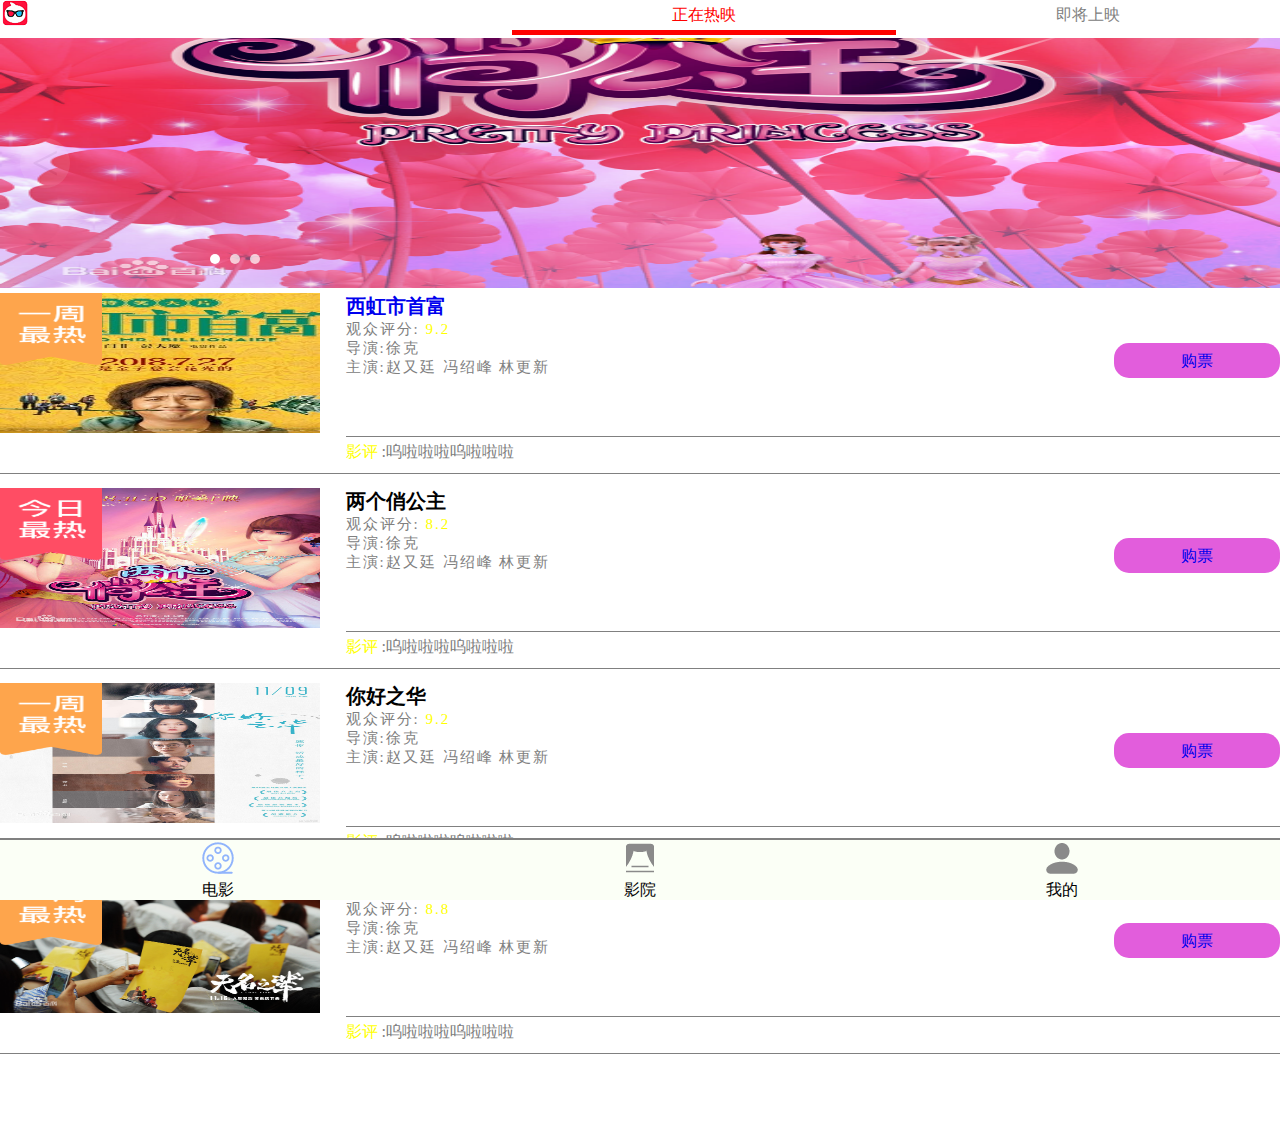
<file: wang-app/index.html>
<!DOCTYPE html>
<html>
<head lang="en">
    <meta charset="UTF-8">
    <title>test</title>
    <link rel="stylesheet" href="test01Style.css"/>
    <script src="jquery-3.3.1.js"></script>
</head>
<body>
<header>
    <div class="pic">
        <img src="image/logo.png" />
    </div>
    <nav>
        <ul>
            <li class="mess1">正在热映</li>
            <li class="mess2">即将上映</li>
        </ul>
    </nav>
</header>
<div class="banner">
    <div class="pica" id="first"><img src="image/l俏公主.png" class="bannerImg" /></div>
    <div class="pica"><img src="image/l的士速递.jpg" class="bannerImg" /></div>
    <div class="pica"><img src="image/l你好，之华.jpg" class="bannerImg"/></div>
    <div class="bannerright">&gt;</div>
    <div class="bannerleft">&lt;</div>
</div>
<div class="point"></div>
<div class="center">
    <!--每个电影信息-->
    <div class="movie">
        <div class="top">
            <div class="left">
                <img src="image/apic1.jpg" alt="" class="pic1">
            </div>
            <div class="tip">
                <img src="image/c一周最热.png" alt="" class="tippic"/>
            </div>
            <div class="center2">

                    <span class="title">
                        <a href="page1.html">西虹市首富</a>
                     <br/>
                    </span>


                <span class="tx">
                    观众评分:
                    <span class="grade">9.2</span>  <br/>
                    导演:徐克 <br/>
                    主演:赵又廷 冯绍峰 林更新 <br/>
                </span>
            </div>
            <div class="right">
                <div class="pay">
                    <a href="test06.html">购票</a>
                </div>
                <!--<img src="image2/button.png" alt="" class="pic2"/>-->
            </div>
        </div>
        <div class="bottom">
            <div class="text">
                <span class="pinglun">影评</span>
                <span class="text2">:呜啦啦啦呜啦啦啦</span>
            </div>
        </div>
    </div>
</div>
<div class="center">
    <!--每个电影信息-->
    <div class="movie">
        <div class="top">
            <div class="left">
                <img src="image/a两个俏公主.jpg" alt="" class="pic1">
            </div>
            <div class="tip">
                <img src="image/c今日最热.png" alt="" class="tippic"/>
            </div>
            <div class="center2">
                <span class="title">
                    两个俏公主 <br/>
                </span>
                <span class="tx">
                    观众评分:
                    <span class="grade">8.2</span>  <br/>
                    导演:徐克 <br/>
                    主演:赵又廷 冯绍峰 林更新 <br/>
                </span>
            </div>
            <div class="right">
                <div class="pay">
                    <a href="buy.html">购票</a>
                </div>
                <!--<img src="image2/button.png" alt="" class="pic2"/>-->
            </div>
        </div>
        <div class="bottom">
            <div class="text">
                <span class="pinglun">影评</span>
                <span class="text2">:呜啦啦啦呜啦啦啦</span>
            </div>
        </div>
    </div>
</div>
<div class="center">
    <!--每个电影信息-->
    <div class="movie">
        <div class="top">
            <div class="left">
                <img src="image/a你好，之华.jpg" alt="" class="pic1">
            </div>
            <div class="tip">
                <img src="image/c一周最热.png" alt="" class="tippic"/>
            </div>
            <div class="center2">
                <span class="title">
                    你好之华 <br/>
                </span>
                <span class="tx">
                    观众评分:
                    <span class="grade">9.2</span>  <br/>
                    导演:徐克 <br/>
                    主演:赵又廷 冯绍峰 林更新 <br/>
                </span>
            </div>
            <div class="right">
                <div class="pay">
                    <a href="buy.html">购票</a>
                </div>
                <!--<img src="image2/button.png" alt="" class="pic2"/>-->
            </div>
        </div>
        <div class="bottom">
            <div class="text">
                <span class="pinglun">影评</span>
                <span class="text2">:呜啦啦啦呜啦啦啦</span>
            </div>
        </div>
    </div>
</div>

<div class="lastcenter">
    <!--每个电影信息-->
    <div class="movie">
        <div class="top">
            <div class="left">
                <img src="image/a无名之辈.jpg" alt="" class="pic1">
            </div>
            <div class="tip">
                <img src="image/c一周最热.png" alt="" class="tippic"/>
            </div>
            <div class="center2">
                <span class="title">
                    无名之辈 <br/>
                </span>
                <span class="tx">
                    观众评分:
                    <span class="grade">8.8</span>  <br/>
                    导演:徐克 <br/>
                    主演:赵又廷 冯绍峰 林更新 <br/>
                </span>
            </div>
            <div class="right">
                <div class="pay">
                    <a href="buy.html">购票</a>
                </div>
                <!--<img src="image2/button.png" alt="" class="pic2"/>-->
            </div>
        </div>
        <div class="bottom">
            <div class="text">
                <span class="pinglun">影评</span>
                <span class="text2">:呜啦啦啦呜啦啦啦</span>
            </div>
        </div>
    </div>
</div>
<footer class="foot">
    <div class="left1">
       <img src="image/c1.png" alt=""/> <br/>
        电影
    </div>
    <div class="mid1">
        <a href="test06.html"><img src="image/c22.png" alt=""/></a>
         <br/>
        影院
    </div>
    <div class="right1">
        <img src="image/c3.png" alt=""/> <br/>
        我的
    </div>
</footer>
<script>
    $(function () {
        $(".eachpoint").eq(0).css("opacity","1").siblings(".eachpoint").css("opacity","0.7");
    })
    var count = 0;
    var timeid;
    timeid=setInterval(function () {
        count++;
        if(count==$(".pica").length){
            count = 0;
        }
        $(".pica").eq(count).fadeIn().siblings(".pica").fadeOut();
        $(".eachpoint").eq(count).css("opacity","1").siblings(".eachpoint").css("opacity","0.7");
    },5000)
    $(".bannerright").click(function () {
        clearInterval(timeid);
        count++;
        if(count==$(".pica").length){
            count = 0;
        }
        $(".pica").eq(count).stop().fadeIn().siblings(".pica").fadeOut();
        $(".eachpoint").eq(count).css("opacity","1").siblings(".eachpoint").css("opacity","0.7");
    })
    $(".bannerleft").click(function () {
        clearInterval(timeid);
        count--;
        if(count==-1){
            count = 2;
        }
        $(".pica").eq(count).stop().fadeIn().siblings(".pica").fadeOut();
        $(".eachpoint").eq(count).css("opacity","1").siblings(".eachpoint").css("opacity","0.7");
    })
    /*hover两个参数 第一个是鼠标放入执行的函数 第二个是鼠标出去时执行的函数*/
    $(".pica").hover(function () {
        clearInterval(timeid);
    }, function () {
        timeid=setInterval(function () {
            count++;
            if(count==$(".pica").length){
                count = 0;
            }
            $(".pica").eq(count).stop().fadeIn().siblings(".pica").fadeOut();
            $(".eachpoint").eq(count).css("opacity","1").siblings(".eachpoint").css("opacity","0.7");
        },5000)
    });
    for(var i=0;i<$(".pica").length;i++){
        $("<span class='eachpoint'></span>").appendTo(".point");
    }

</script>
</body>
</html>
</file>
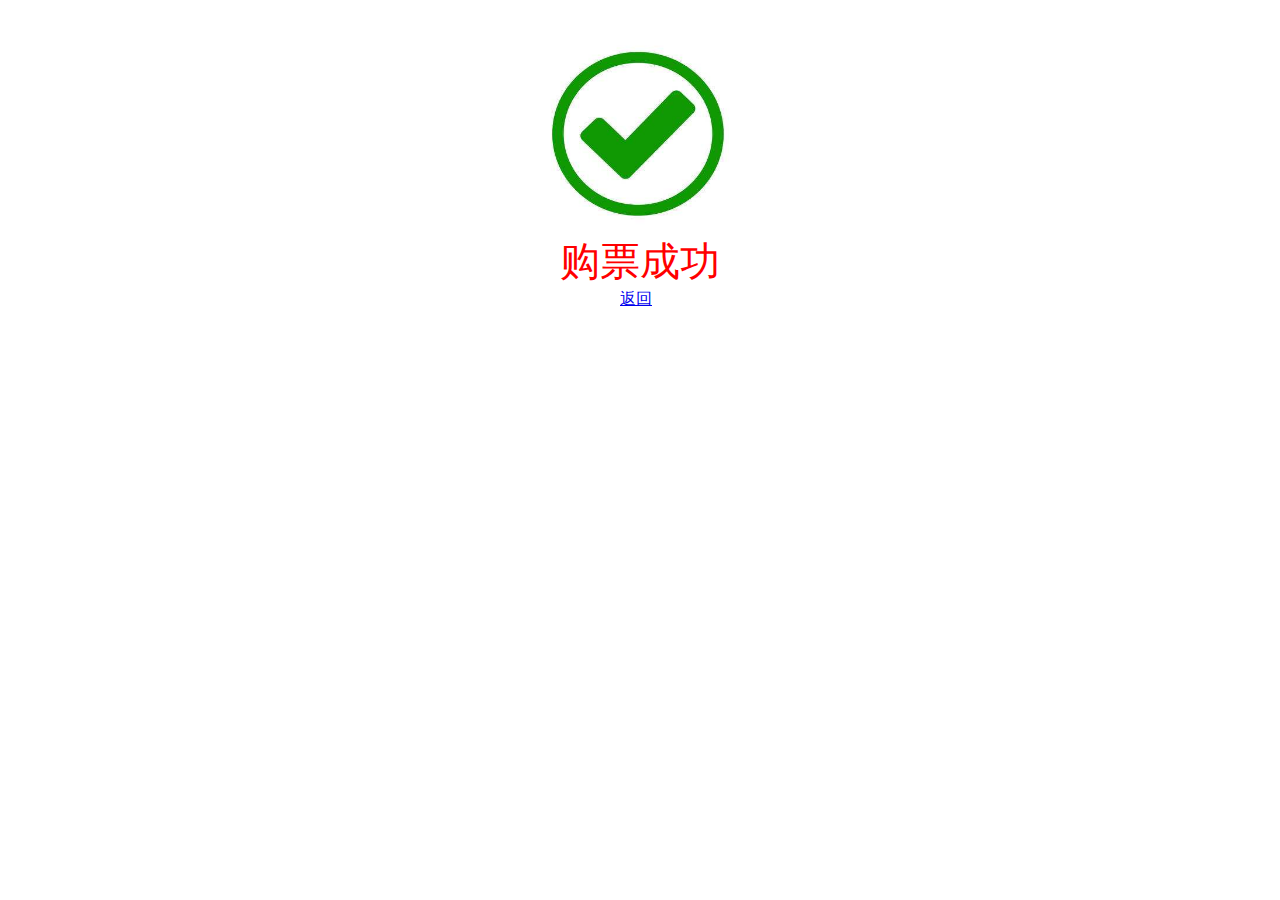
<file: wang-app/buy.html>
<!DOCTYPE html>
<html>
<head lang="en">
    <meta charset="UTF-8">
    <meta http-equiv="refresh" content="1;url=index.html">
    <title></title>
    <link rel="stylesheet" href="testbuy.css"/>
</head>
<body>
<div class="buy">
    <img src="image/yes.png" alt="" class="buyImg"/> <br/>
    <span class="text">购票成功</span>
    <span class="back">
        <a href="index.html">返回</a>
    </span>
</div>
</body>
</html>
</file>
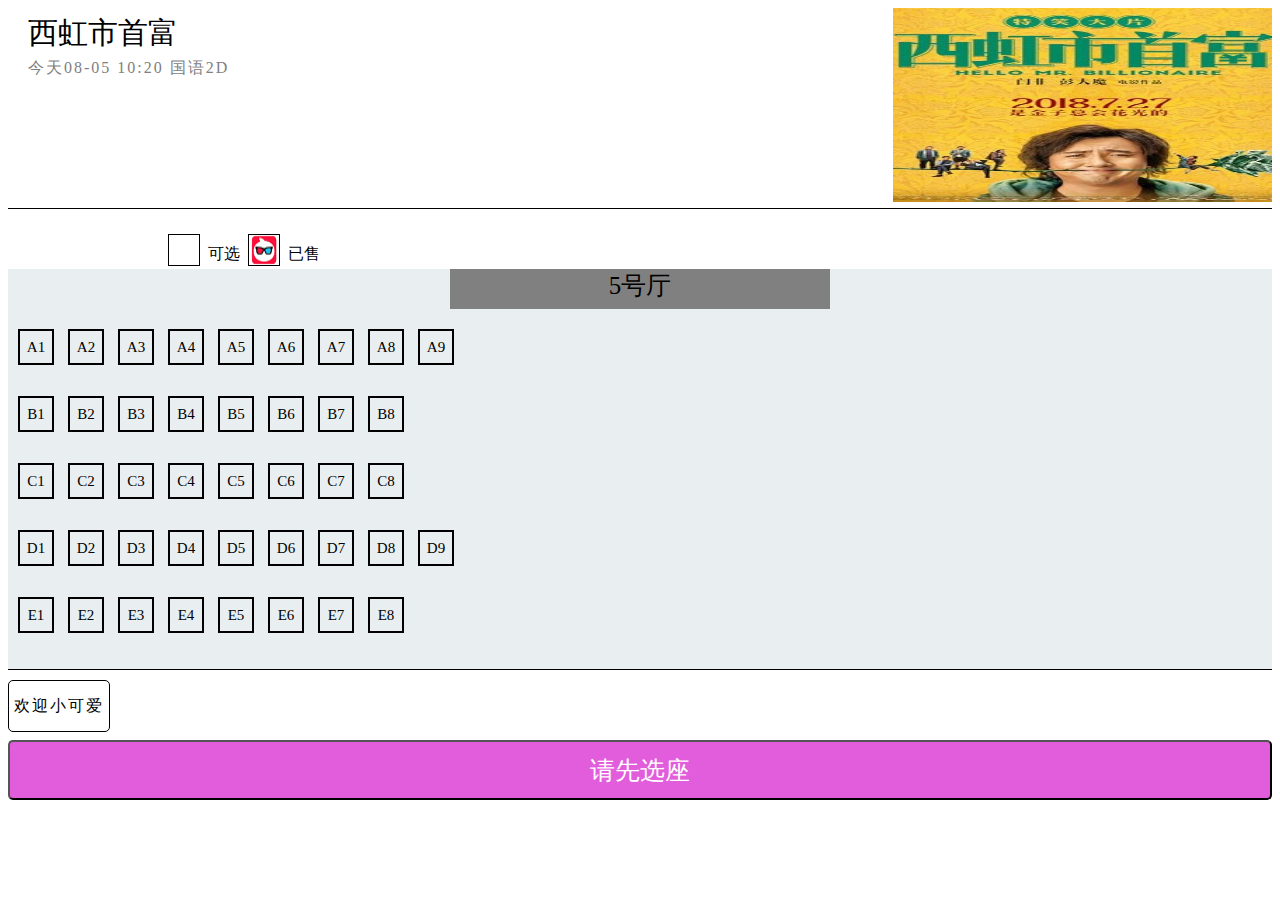
<file: wang-app/test05.html>
<!DOCTYPE html>
<html>
<head lang="en">
    <meta charset="UTF-8">
    <title></title>
    <link rel="stylesheet" href="test05Style.css"/>
    <script src="jquery-3.3.1.js"></script>
</head>
<body>
<div class="head">
    <div class="text1">
        <span class="text2">西虹市首富</span> <br/>
        <span class="text3">今天08-05 10:20 国语2D</span>
    </div>
    <div class="pic"><img src="image/apic1.jpg" alt="" class="pic1"/></div>
</div>
<div class="test">
    <span class="test1"></span>
    <span class="test2">可选</span>
    <span class="test3"><img src="image/logo.png" alt="" class="logo"/></span>
    <span class="test4">已售</span>
</div>
<div class="center">
    <span class="top">5号厅</span>
    <div class="seat">
        <span class="seat1">A1</span>
        <span class="seat1">A2</span>
        <span class="seat1">A3</span>
        <span class="seat1">A4</span>
        <span class="seat1">A5</span>
        <span class="seat1">A6</span>
        <span class="seat1">A7</span>
        <span class="seat1">A8</span>
        <span class="seat1">A9</span>

    </div>
    <div class="seat">
        <span class="seat1">B1</span>
        <span class="seat1">B2</span>
        <span class="seat1">B3</span>
        <span class="seat1">B4</span>
        <span class="seat1">B5</span>
        <span class="seat1">B6</span>
        <span class="seat1">B7</span>
        <span class="seat1">B8</span>
    </div>
    <div class="seat">
        <span class="seat1">C1</span>
        <span class="seat1">C2</span>
        <span class="seat1">C3</span>
        <span class="seat1">C4</span>
        <span class="seat1">C5</span>
        <span class="seat1">C6</span>
        <span class="seat1">C7</span>
        <span class="seat1">C8</span>
    </div>
    <div class="seat">
        <span class="seat1">D1</span>
        <span class="seat1">D2</span>
        <span class="seat1">D3</span>
        <span class="seat1">D4</span>
        <span class="seat1">D5</span>
        <span class="seat1">D6</span>
        <span class="seat1">D7</span>
        <span class="seat1">D8</span>
        <span class="seat1">D9</span>

    </div>
    <div class="seat">
        <span class="seat1">E1</span>
        <span class="seat1">E2</span>
        <span class="seat1">E3</span>
        <span class="seat1">E4</span>
        <span class="seat1">E5</span>
        <span class="seat1">E6</span>
        <span class="seat1">E7</span>
        <span class="seat1">E8</span>
    </div>
</div>
<div class="bottom">
    <span class="welcome">欢迎小可爱</span>
</div>
<footer class="foot">
    <!--<a href="buy.html" class="chao">-->
        <input type="submit" value="请先选座" class="button"/>
   <!-- </a>-->
</footer>
<script>
    $(function(){
        var a = 0;
        var b = 0;
        $(".seat1").click(function(){
            /*css方法两个参数 第一个要改变的属性名 第二个是改变的属性值*/
            var image=$(this).css("background-image");
            if(image=="none"){
                $(this).css("background-image","url('image/logo.png')");
                /*$(this).text("");*/
                a = a + 1;
                b = a * 29;
                $(".button").css("opacity","0.5");
                $(".button").val("一共选了"+a+"张票,一共需要"+b+"元")
                $(this).css("color","transparent");
            }
            else {
                $(this).css("background-image","none");
                a = a - 1;
                b = a * 29;
                $(".button").val("一共选了"+a+"张票,一共需要"+b+"元");
                $(this).css("color","black");
            }
            if(a==0){
                $(".button").val("请先选座");
                $(".button").css("opacity","1");
            }
        });
        $(".button").click(function(){
            if(a==0){
                var c = $(".button").val();
                alert(c);
            }
            else{
                var d = $(".button").val();
                alert("请支付"+b+"元");
                location.href="buy.html";
            }
        });
    })
</script>
</body>
</html>
</file>
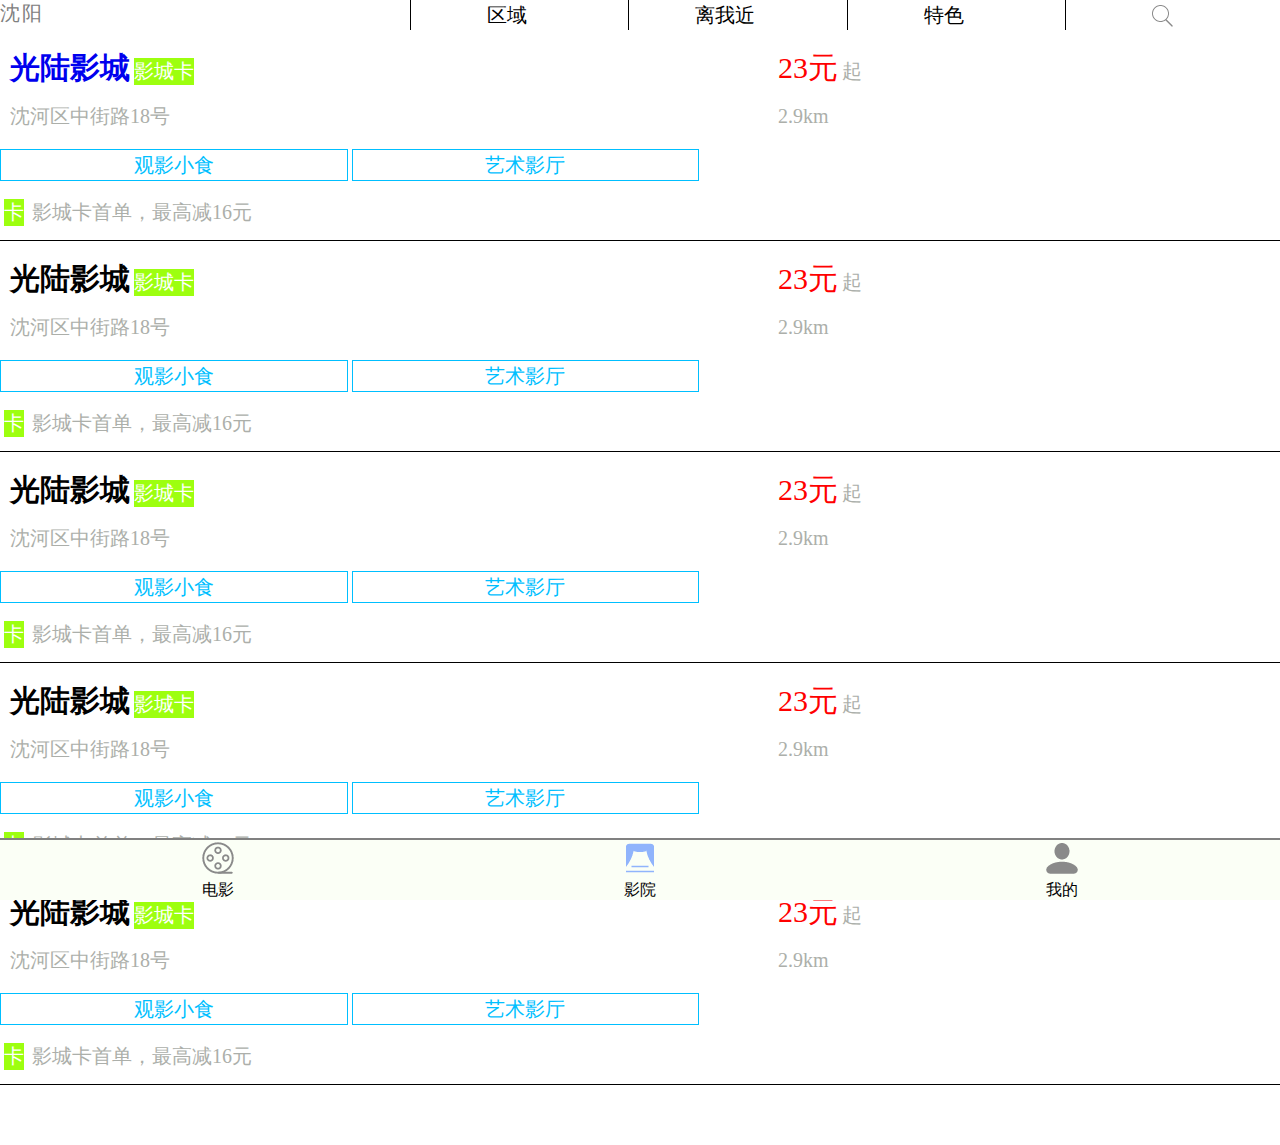
<file: wang-app/test06.html>
<!DOCTYPE html>
<html>
<head lang="en">
    <meta charset="UTF-8">
    <title></title>
    <link rel="stylesheet" href="test06Style.css"/>
</head>
<body>
<div class="top">
    <span class="area1">沈阳</span>
    <div class="area2">区域</div>
    <div class="area2">离我近</div>
    <div class="area2">特色</div>
    <div class="area2"><img src="image/search.png" alt="" class="pic1"/></div>
</div>
<div class="center">
    <div class="left">
        <div class="in1">
            <span class="text1">
                <a href="test05.html">光陆影城</a>
            </span>
            <span class="text2">影城卡</span>
        </div>
        <div class="in1">
            <span class="text3">沈河区中街路18号</span>
        </div>
        <div class="in1">
            <span class="text4">观影小食</span>
            <span class="text4">艺术影厅</span>
        </div>
        <div class="in1">
            <span class="text5">卡</span>
            <span class="text6">影城卡首单，最高减16元</span>
        </div>
    </div>
    <div class="right">
        <div class="in2">
            <span class="text7">23元</span>
            <span class="text8">起</span>
        </div>
        <div class="in2">
            <span class="text3">2.9km</span>
        </div>
    </div>
</div>
<div class="center">
    <div class="left">
        <div class="in1">
            <span class="text1">光陆影城</span>
            <span class="text2">影城卡</span>
        </div>
        <div class="in1">
            <span class="text3">沈河区中街路18号</span>
        </div>
        <div class="in1">
            <span class="text4">观影小食</span>
            <span class="text4">艺术影厅</span>
        </div>
        <div class="in1">
            <span class="text5">卡</span>
            <span class="text6">影城卡首单，最高减16元</span>
        </div>
    </div>
    <div class="right">
        <div class="in2">
            <span class="text7">23元</span>
            <span class="text8">起</span>
        </div>
        <div class="in2">
            <span class="text3">2.9km</span>
        </div>
    </div>
</div>
<div class="center">
    <div class="left">
        <div class="in1">
            <span class="text1">光陆影城</span>
            <span class="text2">影城卡</span>
        </div>
        <div class="in1">
            <span class="text3">沈河区中街路18号</span>
        </div>
        <div class="in1">
            <span class="text4">观影小食</span>
            <span class="text4">艺术影厅</span>
        </div>
        <div class="in1">
            <span class="text5">卡</span>
            <span class="text6">影城卡首单，最高减16元</span>
        </div>
    </div>
    <div class="right">
        <div class="in2">
            <span class="text7">23元</span>
            <span class="text8">起</span>
        </div>
        <div class="in2">
            <span class="text3">2.9km</span>
        </div>
    </div>
</div>
<div class="center">
    <div class="left">
        <div class="in1">
            <span class="text1">光陆影城</span>
            <span class="text2">影城卡</span>
        </div>
        <div class="in1">
            <span class="text3">沈河区中街路18号</span>
        </div>
        <div class="in1">
            <span class="text4">观影小食</span>
            <span class="text4">艺术影厅</span>
        </div>
        <div class="in1">
            <span class="text5">卡</span>
            <span class="text6">影城卡首单，最高减16元</span>
        </div>
    </div>
    <div class="right">
        <div class="in2">
            <span class="text7">23元</span>
            <span class="text8">起</span>
        </div>
        <div class="in2">
            <span class="text3">2.9km</span>
        </div>
    </div>
</div>
<div class="lastcenter">
    <div class="left">
        <div class="in1">
            <span class="text1">光陆影城</span>
            <span class="text2">影城卡</span>
        </div>
        <div class="in1">
            <span class="text3">沈河区中街路18号</span>
        </div>
        <div class="in1">
            <span class="text4">观影小食</span>
            <span class="text4">艺术影厅</span>
        </div>
        <div class="in1">
            <span class="text5">卡</span>
            <span class="text6">影城卡首单，最高减16元</span>
        </div>
    </div>
    <div class="right">
        <div class="in2">
            <span class="text7">23元</span>
            <span class="text8">起</span>
        </div>
        <div class="in2">
            <span class="text3">2.9km</span>
        </div>
    </div>
</div>
<footer class="foot">
    <div class="left1">
        <a href="index.html"><img src="image/c11.png" alt=""/></a>
         <br/>
        电影
    </div>
    <div class="mid1">
        <img src="image/c2.png" alt=""/> <br/>
        影院
    </div>
    <div class="right1">
        <img src="image/c3.png" alt=""/> <br/>
        我的
    </div>
</footer>
</body>
</html>
</file>
<file: wang-app/test01Style.css>
*{
    margin: 0;
    padding: 0;
}
header{
    width: 100%;
    height: 30px;
    /*background-color: red;*/
}
/*���ѡ����*/
header .pic{
    width: 30px;
    height: 30px;
    /*background-color: yellow;*/
    float: left;
}
nav{
    width: 60%;
    height: 30px;
    /*background-color: blue;*/
    float: right;
}
/*����ѡ�������ã�(Ӣ��)����*/
.mess1,.mess2{
    width: 50%;
    height: 30px;
   /* background-color: orange;*/
    float: left;
    /*ȥ���б���ʽ*/
    list-style: none;
    /*�ı�����*/
    text-align: center;
    /*�о���*/
    line-height: 30px;
}
.mess1{
    color: red;
    /*�߿�  �߿���� �߿���ʽ �߿���ɫ*/
    border-bottom: 5px solid red;

}
.mess2{
    color: grey;
}
.banner{
    margin-top: 8px;
    width: 100%;
    height: 250px;
    position: relative;
    /*background-color: yellow;*/
}
.bannerImg{
    width: 100%;
    height: 100%;
    position: absolute;
}
.pica{
    width: 100%;
    height: 100%;
    position: absolute;
    display: none;
}
#first{
    display: block;
}
.bannerright{
    display: inline-block;
    width: 50px;
    height: 50px;
    border-radius: 50%;
    background-color: #fbfff6;
    text-align: center;
    line-height: 50px;
    font-size: 50px;
    color: grey;
    position: absolute;
    right: 20px;
    top: 100px;
    opacity: 0.1;
}
.bannerleft{
    display: inline-block;
    width: 50px;
    height: 50px;
    border-radius: 50%;
    background-color: #fbfff6;
    text-align: center;
    line-height: 50px;
    font-size: 50px;
    color: grey;
    position: absolute;
    left: 20px;
    top: 100px;
    opacity: 0.1;
}
.bannerleft:hover{
    opacity: 0.6;
}
.bannerright:hover{
    opacity: 0.6;
}
.point{
    width: 150px;
    height: 40px;
    position: absolute;
    top: 250px;
    left: 200px;
}
.eachpoint{
    display: inline-block;
    width: 10px;
    height: 10px;
    margin-left: 10px;
    border-radius: 50%;
    background-color: white;
    opacity: 0.7;
}
.center{
    margin-top: 5px;
    width: 100%;
    height: 190px;

    /*background-color: aqua;*/
}
.lastcenter{
    width: 100%;
    height: 200px;
    margin-bottom: 60px;
}
.movie{
    width: 100%;
    height: 180px;
   /*background-color: yellow;*/
    border-bottom: 1px solid grey;
}
.top{
    width: 100%;
    height: 140px;
   /*background-color: greenyellow;*/

}
.bottom{
    width: 100%;
    height: 40px;
   /*background-color: deepskyblue;*/

}
.left{
    width: 25%;
    height: 100%;
   /*background-color: red;*/
    float: left;
    /*��Զ�λ*/
    position: relative;
}
.center2{
    margin-left: 2%;
    width: 59%;
    height: 100%;
    /*background-color: antiquewhite;*/
    float: left;
    /*�ı������С*/
    font-size: 15px;
    color: grey;
}
.right{
    /*width: 13%;
    height: 50%;*/
    /*background-color: aqua;*/
    float: right;
    margin-top: 50px;
    width: 13%;
    height: 35px;
    background-color: #e25ddc;
    border-radius: 15px;
    line-height: 35px;
    text-align: center;
}
.text{
    width: 73%;
    height: 32px;
   /*background-color: darkorange;*/
    float: right;
    margin-top: 3px;
    margin-bottom: 5px;
    border-top: 1px solid grey;
    line-height: 30px;
}
.pic1{
    width: 100%;
    height: 100%;

}
.pic2{
    width: 100%;
    height: 100%;
}
.title{
    font-size: 20px;
    color: black;
    font-weight: bold;
}
.pinglun{
    color: yellow;
}
.grade{
    color: yellow;
}
.text2{
    color: grey;
}
.tx{
    letter-spacing: 2px;
}
.pay{
    color: white;
}
.foot{
    width: 100%;
    height: 60px;
    background-color: #fbfff6;
    /*margin-top: 5px;*/
    border-top: 2px solid grey;
    /*��λ �̶���λ*/
    position: fixed;
    bottom: 0;
}
.left1{
    width: 30%;
    height: 100%;
   /*background-color: aquamarine;*/
    margin-left: 2%;
    float: left;
    text-align: center;
}
.mid1{
    width: 30%;
    height: 100%;
   /*background-color: aquamarine;*/
    margin-left: 3%;
    float: left;
    text-align: center;
}
.right1{
    width: 30%;
    height: 100%;
    /*background-color: aquamarine;*/
    margin-right: 2%;
    float: right;
    text-align: center;
}
.tip{
    width: 8%;
    height: 8%;
    /*���Զ�λ*/
    position: absolute;
    /* background-color: aqua;*/
}
.tippic{
    width: 100%;
    height: 100%;

}
a{
    text-decoration: none;
}
</file>
<file: wang-app/testbuy.css>
.buy{
    width: 200px;
    height: 200px;
    /*background-color: aqua;*/
    margin: 30px auto;
}
.buyImg{
    width: 100%;
    height: 100%;
}
.text{
    font-size: 40px;
    color: red;
    margin-left: 20px;
    float: left;
}
.back{
    margin-left: 80px;
}
</file>
<file: wang-app/test05Style.css>
.head{
    width: 100%;
    height: 200px;
    /*background-color: #feb0ff;*/
    border-bottom: 1px solid black;
}
.test{
    width: 100%;
    height: 40px;
  /*  background-color: #ff8f7f;*/
    margin-top: 10px;
    position: relative;
}
.center{
    width: 100%;
    height: 400px;
    background-color: #E9EEF0;
    margin-top: 10px;
    border-bottom: 1px solid black;
}
.bottom{
    width: 100%;
    height: 50px;
    /*background-color: aquamarine;*/
    margin-top: 10px;
}
.foot{
    width: 100%;
    height: 60px;
    /*background-color: #ff8f7f;*/
    margin-top: 10px;

}
.text1{
    width: 60%;
    height: 100%;
    /*background-color: #ff8f7f;*/
    float: left;
}
.text2{
    font-size: 30px;
    color: black;
    line-height: 50px;
    margin-left: 20px;
}
.text3{
    color: grey;
    margin-left: 20px;
    letter-spacing: 2px;
}
.pic{
    width: 30%;
    height: 97%;
    /*background-color: aquamarine;*/
    float: right;
}
.pic1{
    width: 100%;
    height: 100%;
}
.test1{
    width: 30px;
    height: 30px;
    position: absolute;
    left: 160px;
    top: 15px;
    border: 1px solid black;
}
.test2{
    position: absolute;
    left: 200px;
    top: 25px;
}
.test3{
    width: 30px;
    height: 30px;
    position: absolute;
    left: 240px;
    top: 15px;
    border: 1px solid black;
}
.logo{
    width: 100%;
    height: 100%;
}
.test4{
    position: absolute;
    left: 280px;
    top: 25px;
}
.top{
    display: block;
    width: 30%;
    height: 40px;
    margin: 0px auto;
    background-color: grey;
    text-align: center;
    font-size: 25px;
}
.seat{
    width: 100%;
    height: 13%;
    margin-top: 15px;
    /*background-color: beige;*/
}
.seat1{
    display: inline-block;
    width: 32px;
    height: 32px;
    margin-left: 10px;
    border: 2px solid black;
    margin-top: 5px;
    font-size: 15px;
    line-height: 32px;
    text-align: center;
    background-repeat: no-repeat;
    background-position: center;
    background-size: cover;

}
.welcome{
    display: inline-block;
    width: 100px;
    height: 50px;
    border: 1px solid black;
    border-radius: 5px;
    text-align: center;
    line-height: 50px;
    letter-spacing: 2px;
}
.button{
    width: 100%;
    height: 100%;
    border-radius: 5px;
    background-color: #e25ddc;
    opacity: 1;
    font-size: 25px;
    color: white;
}
a{
    text-decoration: none;
}
</file>
<file: wang-app/test06Style.css>
*{
    margin: 0;
    padding: 0;
}
a{
    text-decoration: none;
}
.top{
    width: 100%;
    height: 30px;
    /*background-color: #e25ddc;*/
}
.center{
     width: 100%;
     height: 200px;
     /* background-color: #ff8f7f;*/
     margin-top: 10px;
     border-bottom: 1px solid black;
}
.lastcenter{
    width: 100%;
    height: 200px;
    /* background-color: #ff8f7f;*/
    margin-top: 10px;
    border-bottom: 1px solid black;
    margin-bottom: 60px;
}
.foot{
    width: 100%;
    height: 60px;
    background-color: #fbfff6;
    border-top: 2px solid grey;
    position: fixed;
    bottom: 0;
}
.left1{
    width: 30%;
    height: 100%;
    /*background-color: aquamarine;*/
    margin-left: 2%;
    float: left;
    text-align: center;
}
.mid1{
    width: 30%;
    height: 100%;
    /*background-color: aquamarine;*/
    margin-left: 3%;
    float: left;
    text-align: center;
}
.right1{
    width: 30%;
    height: 100%;
    /*background-color: aquamarine;*/
    margin-right: 2%;
    float: right;
    text-align: center;
}
.area1{

    width: 30%;
    height: 100%;
   /* background-color: antiquewhite;*/
    font-size: 20px;
    color: grey;
    letter-spacing: 2px;
    float: left;
}
.area2{
    width: 15%;
    height: 100%;
/*    background-color: antiquewhite;*/
    float: left;
    margin-left: 2%;
    font-size: 20px;
    text-align: center;
    line-height: 30px;
    border-left: 1px solid black;
}
.left{
    width: 60%;
    height: 100%;
  /*  background-color: aqua;*/
    float: left;
}
.right{
    width: 40%;
    height: 100%;
    /*background-color: aquamarine;*/
    float: left;
}
.in1{
    width: 100%;
    height: 40px;
    margin-top: 8px;
    /*background-color: antiquewhite;*/
}
.in2{
    width: 70%;
    height: 40px;
    margin-top: 8px;
    /*background-color: #feb0ff;*/
}
span{
    display: inline-block;
}
.text1{
    font-size: 30px;
    margin-left: 10px;
    font-weight: bold;
}
.text2{
    font-size: 20px;
    color: white;
    background-color: #9dff0f;
}
.text3{
    font-size: 20px;
    line-height: 40px;
    color: #acafaa;
    margin-left: 10px;
}
.text4{
    width: 45%;
    height: 30px;
    font-size: 20px;
    line-height: 30px;
    border: 1px solid deepskyblue;
    color: deepskyblue;
    text-align: center;
    margin-top: 5px;
}
.text5{
    margin: 5px 4px;
    font-size: 20px;
    color: white;
    background-color: #9dff0f;
}
.text6{
    font-size: 20px;
    line-height: 40px;
    color: #acafaa;
}
.text7{
    font-size: 30px;
    margin-left: 10px;
    color: red;
}
.text8{
    font-size: 20px;
    line-height: 40px;
    color: #acafaa;
}
</file>
